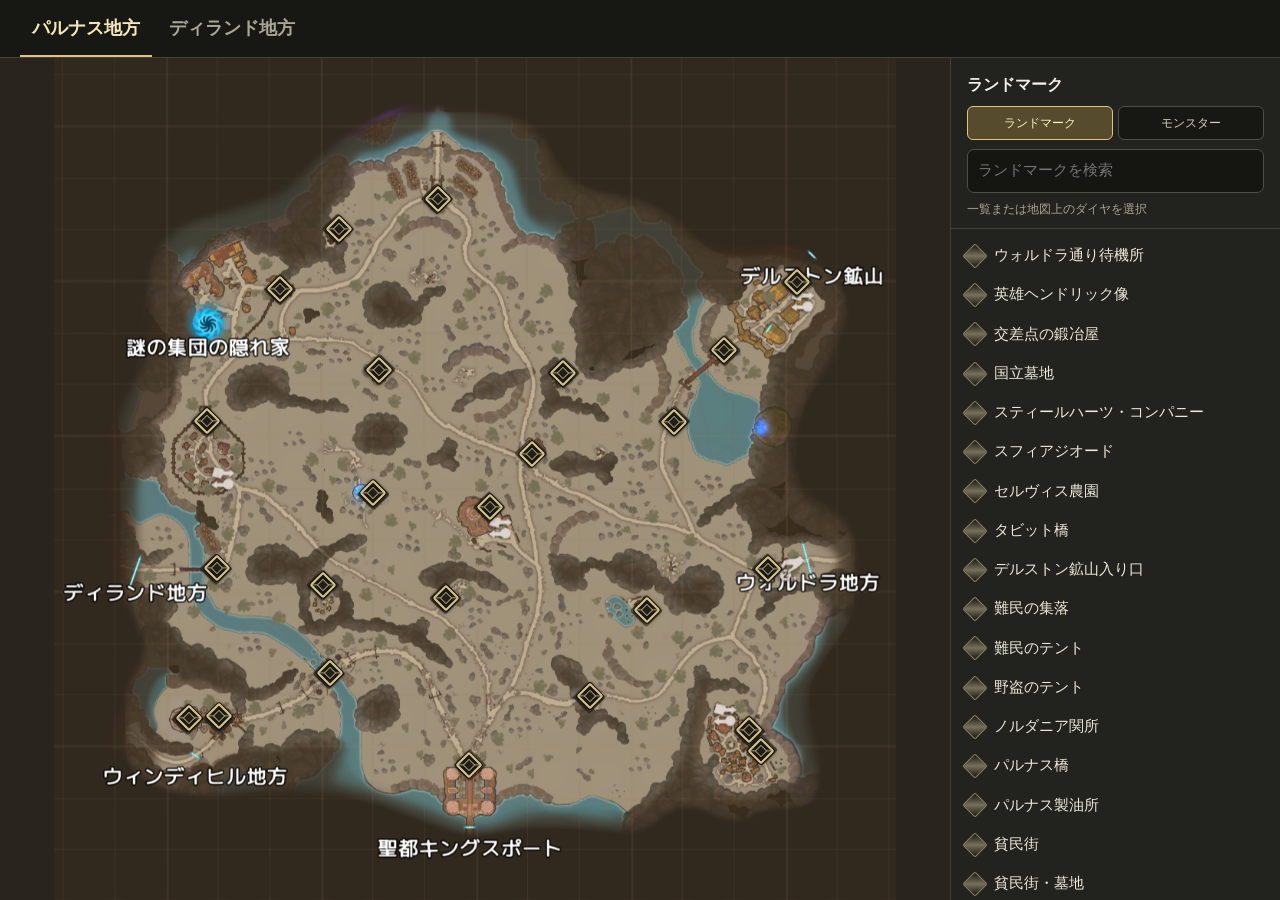
<file: index.html>
<!doctype html>
<html lang="ja">
<head>
<meta charset="utf-8"><meta name="viewport" content="width=device-width,initial-scale=1">
<title>パルナス・ディランド地方｜ランドマークマップ</title>
<link rel="stylesheet" href="./style.css"></head>
<body data-build="flat"><header><nav class="region-tabs" aria-label="地方の切り替え"><button type="button" class="region-tab active" data-region="parnas">パルナス地方</button><button type="button" class="region-tab" data-region="diland">ディランド地方</button></nav></header>
<main class="layout"><section class="map-pane" aria-label="パルナス地方の地図"><div class="map-wrap" id="map"><img src="./パルナス地方.png" alt="パルナス地方の地図"></div></section><aside><div class="aside-head"><h2 id="sideTitle">ランドマーク</h2><div class="search-modes"><button class="mode-btn active" data-mode="landmarks">ランドマーク</button><button class="mode-btn" data-mode="monsters">モンスター</button></div><input id="search" type="search" placeholder="名前で検索" aria-label="ランドマークを検索"><p class="hint" id="hint">ランドマーク名を検索・選択できます</p></div><div class="list" id="list"></div></aside></main>
<script src="./landmarks.js" defer></script><script src="./monsters.js" defer></script><script src="./diland-landmarks.js" defer></script><script src="./diland-monsters.js" defer></script><script src="./app.js" defer></script></body></html>
</file>
<file: style.css>
:root{color-scheme:dark;--bg:#171713;--panel:#22221e;--line:#444238;--gold:#e1c47c;--muted:#aaa797}
*{box-sizing:border-box}body{margin:0;background:var(--bg);color:#f4f0e5;font:15px/1.55 system-ui,"Yu Gothic UI",Meiryo,sans-serif}header{height:58px;padding:0 20px;border-bottom:1px solid var(--line);display:flex;align-items:stretch}.region-tabs{display:flex;align-items:stretch;gap:5px}.region-tab{border:0;border-bottom:2px solid transparent;background:transparent;color:var(--muted);padding:0 12px;font:600 18px/1 system-ui,"Yu Gothic UI",Meiryo,sans-serif;cursor:pointer}.region-tab:hover{color:#f4f0e5}.region-tab.active{color:#f7e8bb;border-bottom-color:var(--gold)}.layout{height:calc(100vh - 58px);min-height:480px;display:grid;grid-template-columns:minmax(0,1fr) 330px}.map-pane{position:relative;overflow:hidden;background:#29241d;display:grid;place-items:center}.map-wrap{position:relative;width:min(100%,calc(100vh - 58px));aspect-ratio:1;max-height:100%;flex:none}.map-wrap img{display:block;width:100%;height:100%;object-fit:fill;user-select:none}.pin{position:absolute;transform:translate(-50%,-50%) rotate(45deg);width:19px;height:19px;border:2px solid #d6c28f;border-radius:2px;background:linear-gradient(135deg,#171711 0 42%,#77705b 48%,#171711 58%);cursor:pointer;box-shadow:0 0 0 1px #17140e,0 1px 5px #000;transition:transform .15s,filter .15s,box-shadow .15s}.pin:after{content:"";position:absolute;inset:3px;border:1px solid #a99c76;background:#211f18}.pin:hover{transform:translate(-50%,-50%) rotate(45deg) scale(1.2);z-index:3}.pin.active{z-index:4;filter:brightness(1.8);border-color:#fff0b0;box-shadow:0 0 0 3px #e5d38b77,0 0 10px 6px #f7d96dcc,0 0 26px 13px #ffbf4b88;animation:pulse 1.6s ease-in-out infinite alternate}.pin.active:after{background:#ffe38b;border-color:#fff8d6;box-shadow:0 0 8px 3px #ffe99a}.pin:focus-visible{outline:2px solid #fff1b7;outline-offset:5px}.monster-popup{position:absolute;z-index:6;left:14px;bottom:14px;width:min(340px,calc(100% - 28px));max-height:45%;overflow:auto;padding:13px 15px;border:1px solid #d6c28f99;border-radius:9px;background:rgba(25,24,19,.88);color:#f4f0e5;box-shadow:0 5px 18px #0009;backdrop-filter:blur(5px)}.monster-popup[hidden]{display:none}.popup-connector{position:absolute;inset:0;width:100%;height:100%;overflow:visible;pointer-events:none;z-index:3}.popup-connector line{stroke:rgba(214,194,143,.94);stroke-width:2;filter:drop-shadow(0 0 3px rgba(214,194,143,.45));vector-effect:non-scaling-stroke}.monster-popup h3{margin:0 28px 10px 0;color:#f7e8bb;font-size:16px}.monster-popup .popup-close{position:absolute;right:9px;top:7px;border:0;background:transparent;color:#ddd4bb;font-size:20px;cursor:pointer}.monster-popup dl{display:grid;grid-template-columns:72px 1fr;gap:6px 9px;margin:0;font-size:13px}.monster-popup dt{color:#d2c493}.monster-popup dd{margin:0;color:#f3eee2}.landmark-link{border:0;padding:0;background:transparent;color:#f7d98e;font:inherit;text-decoration:underline;text-decoration-style:dotted;text-underline-offset:3px;cursor:pointer}.landmark-link:hover{color:#fff1bd;text-decoration-style:solid}.landmark-link:focus-visible{outline:1px solid #f7d98e;outline-offset:2px;border-radius:2px}.map-label{position:absolute;z-index:5;transform:translate(-50%,22px);padding:4px 9px;border:1px solid #d6c28f88;border-radius:5px;background:rgba(25,24,19,.72);color:#f7e8bb;font-size:13px;line-height:1.35;white-space:nowrap;text-shadow:0 1px 2px #000;box-shadow:0 2px 7px #0005;pointer-events:none;display:none}@keyframes pulse{to{box-shadow:0 0 0 5px #e5d38baa,0 0 15px 9px #f7d96df2,0 0 33px 17px #ffbf4db3}}@keyframes spawn-pulse{0%,100%{opacity:.68;transform:translate(-50%,-50%) scale(.94);box-shadow:0 0 6px 1px rgba(240,40,40,.34),inset 0 0 6px rgba(255,74,74,.18)}50%{opacity:1;transform:translate(-50%,-50%) scale(1.08);box-shadow:0 0 16px 5px rgba(255,40,40,.72),inset 0 0 12px rgba(255,74,74,.36)}}aside{background:var(--panel);border-left:1px solid var(--line);display:flex;flex-direction:column;min-height:0}.aside-head{padding:15px 16px 10px;border-bottom:1px solid var(--line)}.aside-head h2{font-size:16px;margin:0 0 8px}.aside-head input{width:100%;background:#151512;border:1px solid #514e43;border-radius:7px;color:#fff;padding:9px 10px;font:inherit}.hint{font-size:12px;color:var(--muted);margin:7px 0 0}.search-modes{display:flex;gap:5px;margin:0 0 9px}.mode-btn{flex:1;border:1px solid #514e43;border-radius:6px;background:#171713;color:#d4d0c4;padding:7px 4px;font:inherit;font-size:12px;cursor:pointer}.mode-btn.active{background:#574b2e;border-color:var(--gold);color:#fff1bd}.spawn-zone{position:absolute;z-index:4;transform:translate(-50%,-50%);border:2px solid rgba(255,67,67,.92);border-radius:50%;background:rgba(223,35,35,.27);box-shadow:0 0 9px 2px rgba(240,40,40,.48),inset 0 0 8px rgba(255,74,74,.24);pointer-events:none;animation:spawn-pulse 3.2s ease-in-out infinite}.spawn-name{position:absolute;z-index:3;transform:translate(-50%,15px);padding:3px 7px;border-radius:4px;background:rgba(65,22,22,.72);border:1px solid rgba(232,106,106,.55);color:#ffe3e3;font-size:12px;white-space:nowrap;text-shadow:0 1px 2px #000;pointer-events:none}.data-note{padding:8px 15px;border-top:1px solid var(--line);font-size:11px;color:var(--muted)}.list{overflow:auto;padding:7px}.item{width:100%;display:flex;align-items:center;gap:10px;text-align:left;border:0;background:transparent;color:#eee9da;padding:8px;border-radius:7px;cursor:pointer;font:inherit}.item:hover,.item.active{background:#45402e}.num{flex:none;width:18px;height:18px;display:grid;place-items:center;border:1px solid #8c805d;border-radius:2px;transform:rotate(45deg);background:linear-gradient(135deg,#171711,#77705b,#171711);font-size:0;color:transparent}.detail{border-top:1px solid var(--line);padding:12px 16px;color:var(--muted);min-height:78px}.detail strong{display:block;color:#f4dfaa;font-size:15px}.empty{color:var(--muted);font-size:13px}@media(max-width:760px){.layout{height:auto;min-height:calc(100vh - 58px);grid-template-columns:1fr}.map-pane{height:auto;aspect-ratio:1}.map-wrap{width:100%;max-height:none}.pin{width:16px;height:16px}.pin:after{inset:2px}aside{border-left:0;border-top:1px solid var(--line);max-height:50vh}.list{max-height:240px}.search-modes{gap:3px}.mode-btn{font-size:11px;padding:7px 2px}}
</file>
